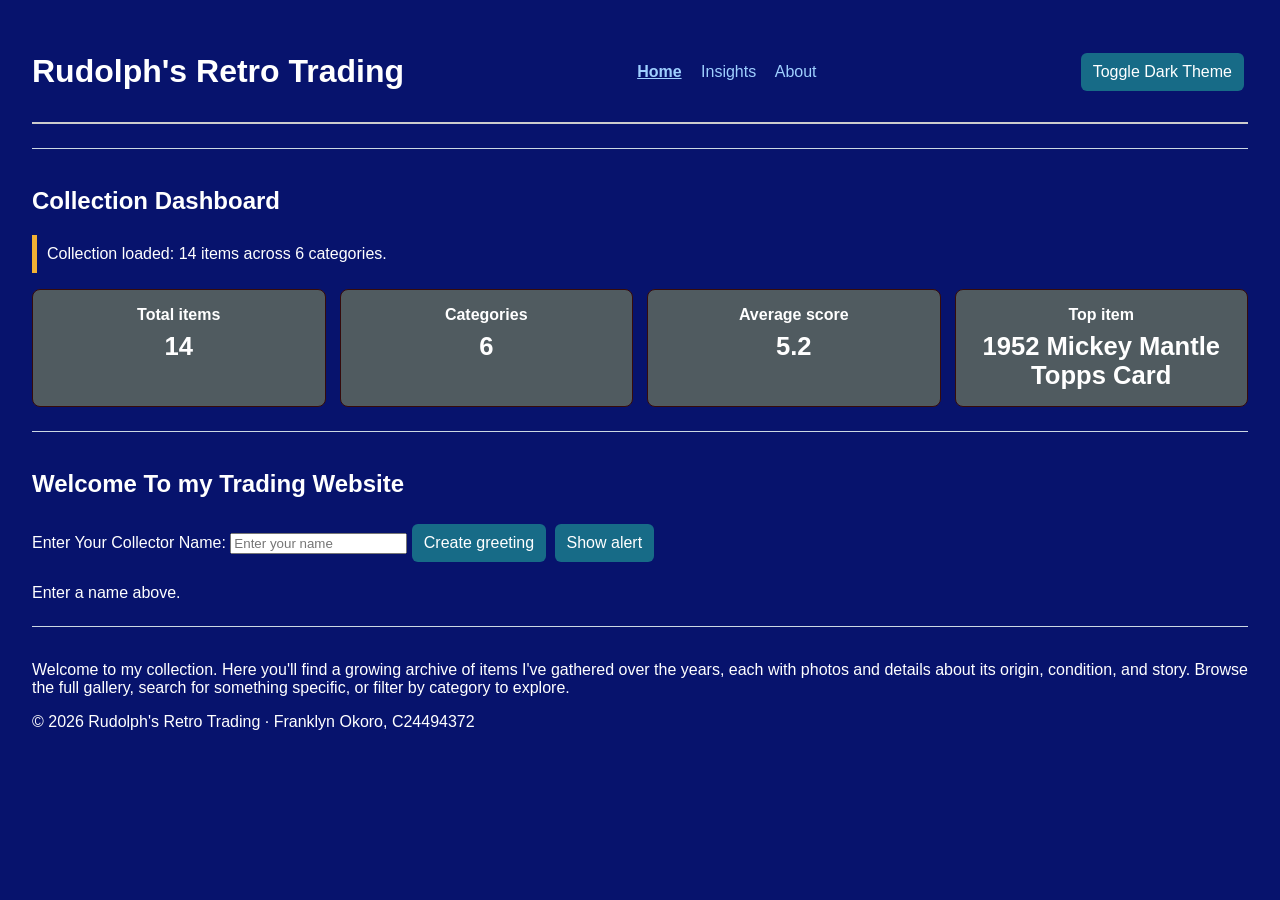
<file: Rudolph's Retro Trading Website/index.html>
<!DOCTYPE html>
<html lang="en">
<head>
  <meta charset="UTF-8">
  <meta name="viewport" content="width=device-width, initial-scale=1.0">
  <title>Rudolph's Retro Trading - Homepage</title>
  <link rel="stylesheet" href="style.css">
  <!--defer tells the browser to download script.js 
  while it parses the HTML, but to run it only after 
  the whole HTML document has been parsed. -->
  <script src="script.js" defer></script>
</head>
<body>
  <header>
  <h1>Rudolph's Retro Trading</h1>
  <nav>
      <a href="index.html" class="active">Home</a>
      <a href="insights.html">Insights</a>
      <a href="about.html">About</a>
    </nav>
    <button id="theme-btn">Toggle Dark Theme</button>
  </header>

  <main>
    <section>
  <h2>Collection Dashboard</h2>
  <p id="dashboardStatus" role="status">Loading collection summary...</p>

  <div class="summary-cards">
    <article class="summary-card">
      <h3>Total items</h3>
      <p id="statTotal" class="stat">0</p>
    </article>
    <article class="summary-card">
      <h3>Categories</h3>
      <p id="statCategories" class="stat">0</p>
    </article>
    <article class="summary-card">
      <h3>Average score</h3>
      <p id="statAverage" class="stat">0.0</p>
    </article>
    <article class="summary-card">
      <h3>Top item</h3>
      <p id="statTop" class="stat">-</p>
    </article>
  </div>
</section>
    <section>
      <h2>Welcome To my Trading Website</h2>
      <label for="nameInput">Enter Your Collector Name:</label>
      <input id="nameInput" type="text" placeholder="Enter your name">
      <button id="greetingButton" type="button">Create greeting</button>
      <button id="alertButton" type="button">Show alert</button>
      <p id="greetingText" class="message">Enter a name above.</p>
    </section>

    <section>
      <p>
        Welcome to my collection. Here you'll find a growing archive of items I've
  gathered over the years, each with photos and details about its origin,
  condition, and story. Browse the full gallery, search for something specific,
  or filter by category to explore.
      </p>
    </section>
  </main>

  <footer><p>© 2026 Rudolph's Retro Trading · Franklyn Okoro, C24494372</p></footer>
 
</body>
</html>
</file>
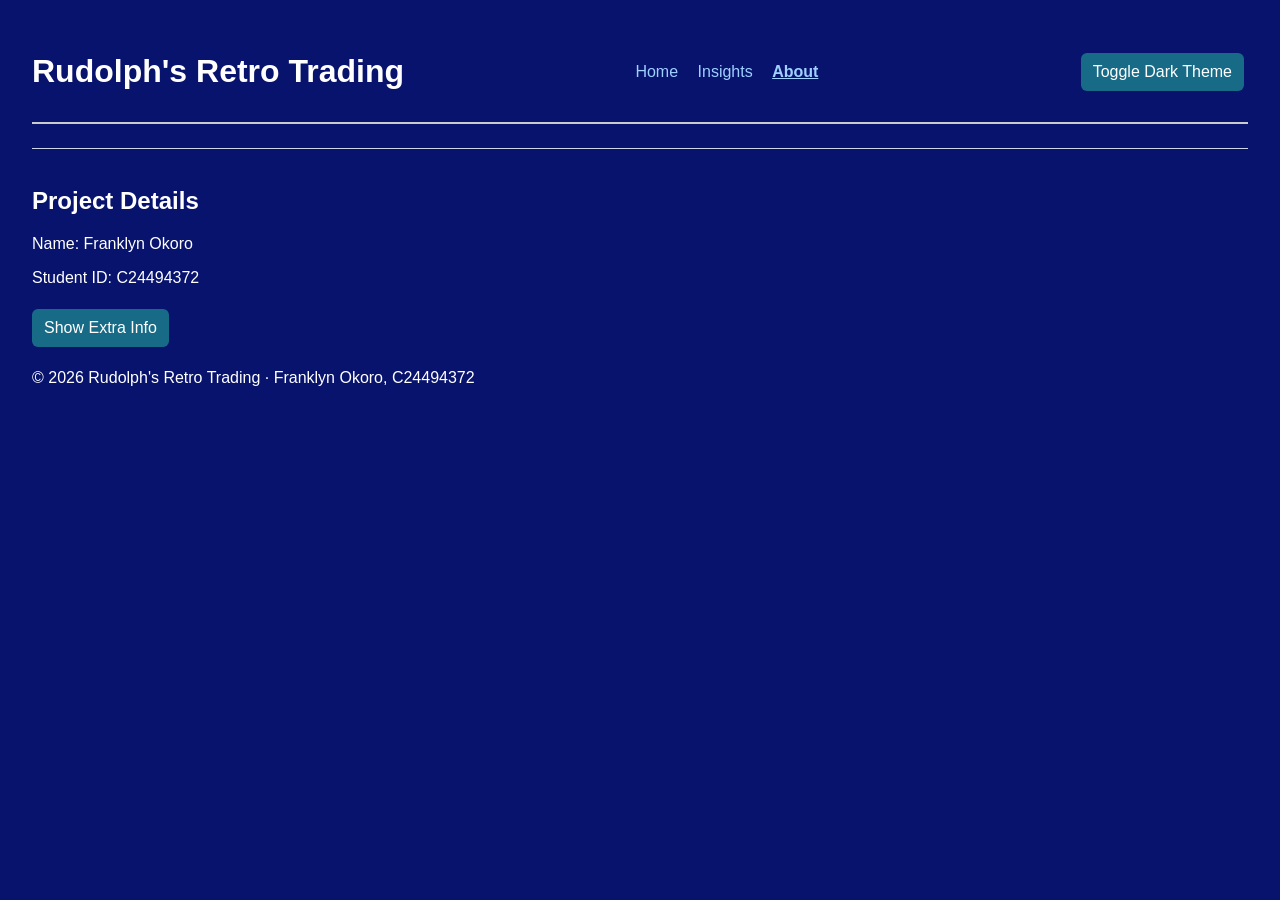
<file: Rudolph's Retro Trading Website/about.html>
<!DOCTYPE html>
<html lang="en">
<head>
  <meta charset="UTF-8">
  <meta name="viewport" content="width=device-width, initial-scale=1.0">
  <title>Rudolph's Retro Trading - About us</title>
  <link rel="stylesheet" href="style.css">
   <!--defer tells the browser to download script.js 
  while it parses the HTML, but to run it only after 
  the whole HTML document has been parsed. -->
  <script src="script.js" defer></script>
</head>
<body>
  <header>
  <h1>Rudolph's Retro Trading</h1>
  <nav>
      <a href="index.html" >Home</a>
      <a href="insights.html">Insights</a>
      <a href="about.html" class="active">About</a>
    </nav>
    <button id="theme-btn">Toggle Dark Theme</button>
  </header>

  <main>
    <section>
      <h2>Project Details</h2>
      <p>Name: Franklyn Okoro</p>
      <p>Student ID: C24494372</p>
      <button id="hiddenButton">Show Extra Info</button>
      <div id="info-panel" class="hidden">
        <p>Rudolph’s Retro Trading is a three-page website 
          for a small business that buys and sells collectable items such as books, toys, antiques and technology. 
          The purpose of the site is to present the collection 
          clearly and let visitors explore it interactively. 
          It is built with HTML for structure, one shared CSS 
          file for presentation, and JavaScript that changes
          the page through the DOM. The intended target market 
          is collectors and casual browsers who have a passion for 
          collecting things, regardless of value and condition,
          who want to see what is available and judge each
          item’s condition. Each item has a score 
          from 1 to 10, where 1 is terrible condition 
          and 10 is the best.</p>
      </div>
    </section>
  </main>

  <footer><p>© 2026 Rudolph's Retro Trading · Franklyn Okoro, C24494372</p></footer>
  
</body>
</html>
</file>
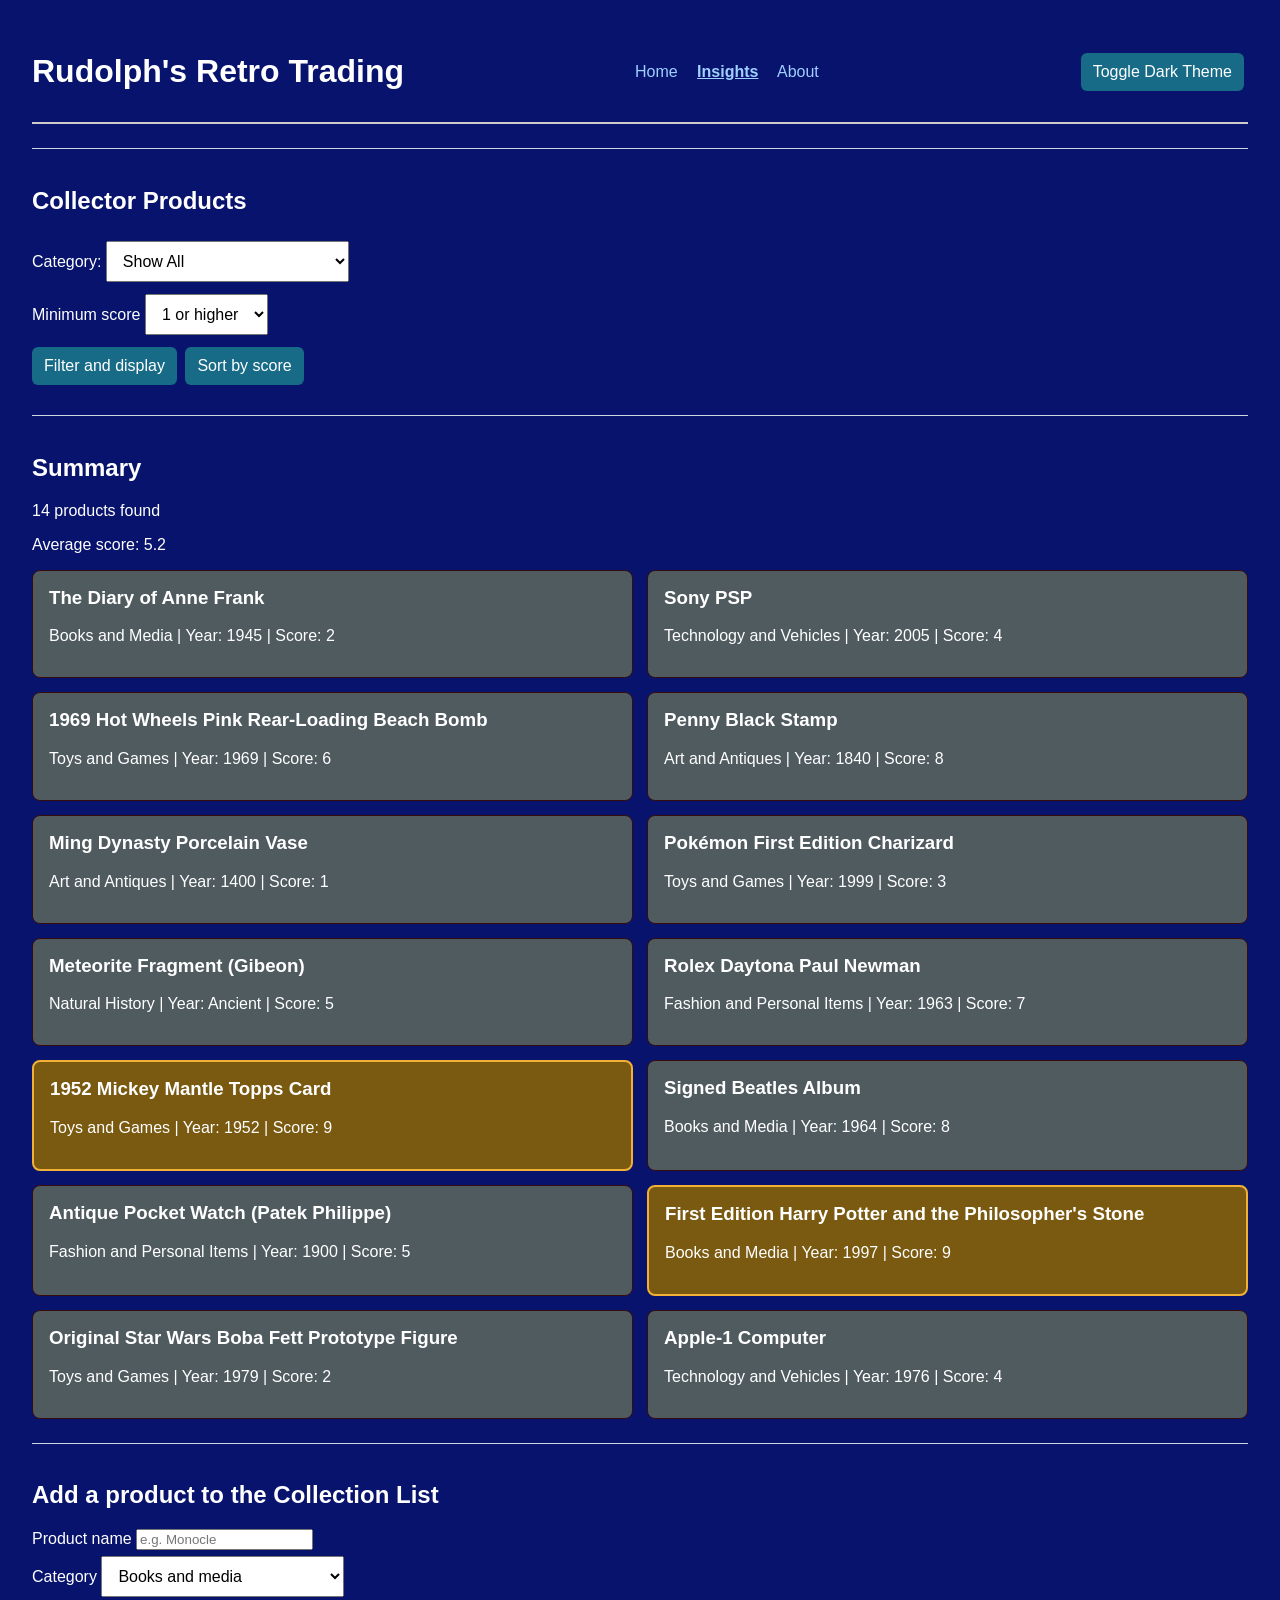
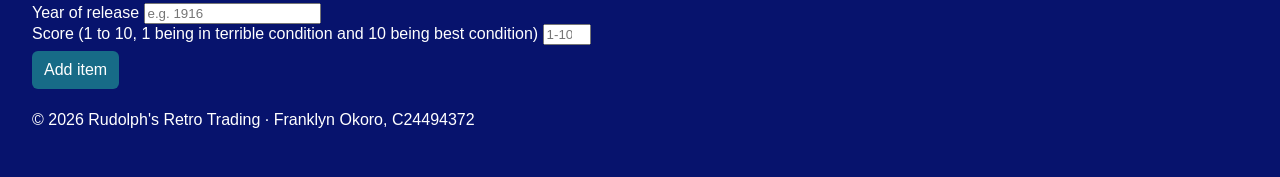
<file: Rudolph's Retro Trading Website/insights.html>
<!DOCTYPE html>
<html lang="en">
<head>
  <meta charset="UTF-8">
  <meta name="viewport" content="width=device-width, initial-scale=1.0">
  <title>Rudolph's Retro Trading - Insights</title>
  <link rel="stylesheet" href="style.css">
   <!--defer tells the browser to download script.js 
  while it parses the HTML, but to run it only after 
  the whole HTML document has been parsed. -->
  <script src="script.js" defer></script>
</head>
<body>
  <header>
  <h1>Rudolph's Retro Trading</h1>
  <nav>
      <a href="index.html" >Home</a>
      <a href="insights.html" class="active">Insights</a>
      <a href="about.html">About</a>
    </nav>
    <button id="theme-btn">Toggle Dark Theme</button>
  </header>

<main>
  <section>
    <h2>Collector Products</h2>
    <div class="filter-row">
      <div class="field">
  <label for="categoryFilter">Category:</label>
  <select id="categoryFilter">
    <option value="all" selected>Show All</option>
    <option value="Books and Media">Books and media</option>
    <option value="Toys and Games">Toys and games</option>
    <option value="Fashion and Personal Items">Fashion and personal items</option>
    <option value="Art and Antiques">Art and antiques</option>
    <option value="Natural History">Natural history</option>
    <option value="Technology and Vehicles">Technology and vehicles</option>
  </select>
</div>
      <div class="field">
        <label for="minimumScore">Minimum score</label>
          <select id="minimumScore">
            <option value="1">1 or higher</option>
            <option value="3">3 or higher</option>
            <option value="5">5 or higher</option>
            <option value="7">7 or higher</option>
            <option value="9">9 or higher</option>
          </select>
      </div>
      <button id="filterButton" type="button">Filter and display</button>
      <button id="sortButton" type="button" class="secondary">Sort by score</button>
    </div>
  </section>

  <section>
      <h2>Summary</h2>
      <p id="resultCount">No filter has been applied.</p>
      <p id="averageScore">Average score: 0.0</p>
      <div id="productList" class="product-grid"></div>
    </section>

    <section>
      <h2>Add a product to the Collection List</h2>
      <form id="productForm" novalidate>
        <div class="field">
          <label for="productName">Product name</label>
          <input id="productName" type="text" placeholder="e.g. Monocle">
        </div>
        <div class="field">
          <label for="productCategory">Category</label>
          <select id="productCategory">
          <option value="Books and Media">Books and media</option>
          <option value="Toys and Games">Toys and games</option>
          <option value="Fashion and Personal Items">Fashion and personal items</option>
          <option value="Art and Antiques">Art and antiques</option>
          <option value="Natural History">Natural history</option>
          <option value="Technology and Vehicles">Technology and vehicles</option>
        </select>
        </div>
        <div class="field">
          <label for="productYear">Year of release</label>
          <input id="productYear" type="text" placeholder="e.g. 1916">
        </div>
        <div class="field">
          <label for="productScore">Score (1 to 10, 1 being in terrible condition and 10 being best condition)</label>
          <input id="productScore" type="number" min="1" max="10" step="1" placeholder="1-10">
        </div>
        <button type="submit">Add item</button>
      </form>
      <p id="formMessage" role="status"></p>
    </section>
</main>

<footer><p>© 2026 Rudolph's Retro Trading · Franklyn Okoro, C24494372</p></footer>
</body>
</html>
</file>
<file: Rudolph's Retro Trading Website/style.css>
* {
  box-sizing: border-box;
}

header {
  display: flex;
  justify-content: space-between;
  align-items: center;
  padding-bottom: 10px;
  border-bottom: 2px solid #ccc;
}

nav a {
  margin-right: 15px;
  text-decoration: none;
  color: #9fd0ff;
}

nav a.active {
  font-weight: bold;
  text-decoration: underline;
}

nav a:hover, nav a:focus { text-decoration: underline; color: #fff; }
   #theme-btn { margin-left: 16px; }

/* Required CSS State Classes */
body.dark-mode {
  background-color: #1e1e1e;
  color: #ffffff;
}

body.dark-mode nav a {
  color: #66b2ff;
}

body {
  margin: 0;
  min-height: 100vh;
  padding: 32px;
  font-family: Arial, sans-serif;
  color: #ffffff;
  background: #07136d;
}

.hidden {
  display: none !important;
}

section {
  margin-top: 24px;
  padding-top: 18px;
  border-top: 1px solid #cbd8e3;
}

button,
select {
  margin: 6px 4px 6px 0;
  padding: 10px 12px;
  font: inherit;
}

button {
  border: 0;
  border-radius: 6px;
  color: white;
  background: #176b87;
  cursor: pointer;
}

button:hover {
  background: #0f5268;
}

/* Accessible focus state */
button:focus, input:focus, select:focus {
  outline: 2px solid #0066cc;
}

.summary-cards {
  display: grid;
  grid-template-columns: repeat(4, 1fr);
  gap: 14px;
  margin-top: 16px;
}

.summary-card {
  padding: 16px;
  border: 1px solid #360b0b;
  border-radius: 8px;
  background: #505b60;
  text-align: center;
}

.summary-card h3 {
  margin: 0 0 8px;
  font-size: 1rem;
}

.stat {
  margin: 0;
  font-size: 1.6rem;
  font-weight: bold;
}

#dashboardStatus {
  padding: 10px;
  border-left: 5px solid #f2b134;
}

.product-card.highlight {
  border: 2px solid #f2b134;
  background: #7a5a10;
  color: #ffffff;
}

.product-grid {
  display: grid;
  grid-template-columns: repeat(2, 1fr);
  gap: 14px;
  margin-top: 16px;
}

.product-card {
  padding: 16px;
  border: 1px solid #360b0b;
  border-radius: 8px;
  background: #505b60;
}

.product-card h3 {
  margin-top: 0;
}

.warning { color: #ff6b6b; }
.success { color: #6bff95; }
</file>
